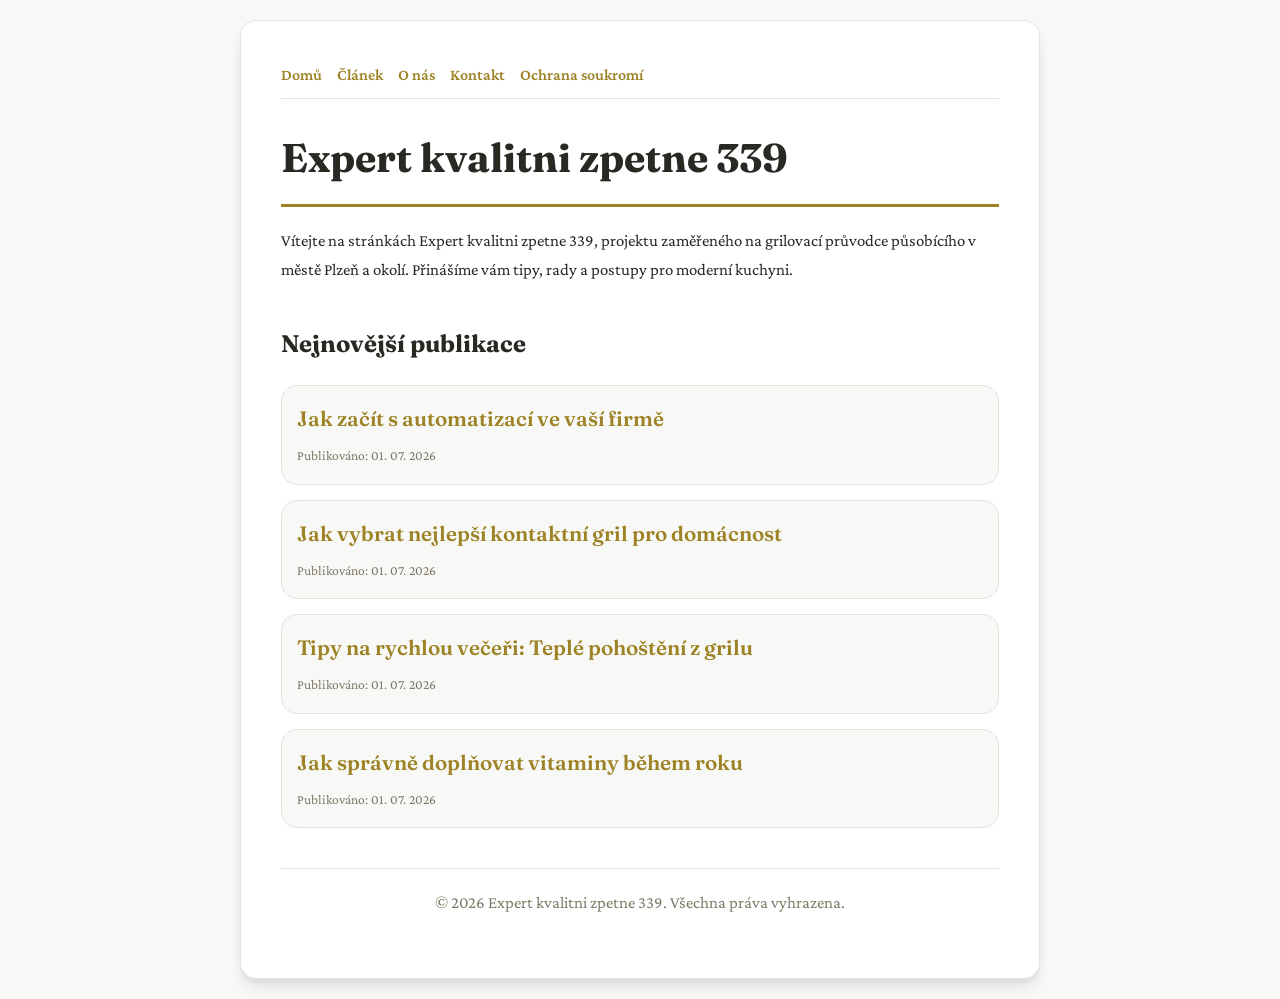
<file: index.html>
<!DOCTYPE html>
<html lang="cs">
<head>
    <meta charset="UTF-8">
    <meta name="viewport" content="width=device-width, initial-scale=1.0">
    <title>Expert kvalitni zpetne 339 | Grilovací průvodce - Plzeň</title>
    <meta name="description" content="Vítejte na stránkách Expert kvalitni zpetne 339, projektu zaměřeného na grilovací průvodce působícího v městě Plzeň a okolí. Přinášíme vám tipy, rady a postupy pro moderní kuchyni.">
    <meta name="geo.region" content="CZ" />
    <meta name="geo.placename" content="Plzeň" />
    <meta name="geo.position" content="49.7384;13.3736" />
    <meta name="ICBM" content="49.7384, 13.3736" />
    <link rel="stylesheet" href="style.css">
    <script type="application/ld+json">
{
  "@context": "https://schema.org",
  "@type": "LocalBusiness",
  "name": "Expert kvalitni zpetne 339",
  "url": "https://expert-kvalitni-zpetne-339.github.io",
  "telephone": "+420 377 555 321",
  "address": {
    "@type": "PostalAddress",
    "addressLocality": "Plzeň",
    "addressRegion": "Plzeňský",
    "postalCode": "301 00",
    "addressCountry": "CZ"
  },
  "geo": {
    "@type": "GeoCoordinates",
    "latitude": 49.7384,
    "longitude": 13.3736
  }
}
</script>
</head>
<body>
    
        <div class="container" style="max-width: 800px;">
            <nav style="display: flex; gap: 15px; margin-bottom: 25px; border-bottom: 1px solid var(--border-color); padding-bottom: 10px; overflow-x: auto; flex-wrap: wrap;">
            <a href="index.html">Domů</a>
            <a href="jak-zacit-s-automatizaci-ve-vasi-firme.html">Článek</a>
            <a href="about.html">O nás</a>
            <a href="contact.html">Kontakt</a>
            <a href="privacy.html">Ochrana soukromí</a>
        </nav>
            <h1>Expert kvalitni zpetne 339</h1>
            <p>Vítejte na stránkách Expert kvalitni zpetne 339, projektu zaměřeného na grilovací průvodce působícího v městě Plzeň a okolí. Přinášíme vám tipy, rady a postupy pro moderní kuchyni.</p>
            <h2 style="margin-top: 40px;">Nejnovější publikace</h2>
            <ul style="list-style-type: none; padding-left: 0;">
                <li style="background: var(--bg-color); padding: 15px; border-radius: var(--border-radius); border: 1px solid var(--border-color); margin-bottom: 15px;">
                <h3 style="margin-bottom: 5px; font-size: 1.3rem;"><a href="jak-zacit-s-automatizaci-ve-vasi-firme.html">Jak začít s automatizací ve vaší firmě</a></h3>
                <span style="font-size:0.85rem; color: var(--muted-text)">Publikováno: 01. 07. 2026</span>
            </li>
<li style="background: var(--bg-color); padding: 15px; border-radius: var(--border-radius); border: 1px solid var(--border-color); margin-bottom: 15px;">
                <h3 style="margin-bottom: 5px; font-size: 1.3rem;"><a href="jak-vybrat-nejlepsi-kontaktni-gril-pro-domacnost.html">Jak vybrat nejlepší kontaktní gril pro domácnost</a></h3>
                <span style="font-size:0.85rem; color: var(--muted-text)">Publikováno: 01. 07. 2026</span>
            </li>
<li style="background: var(--bg-color); padding: 15px; border-radius: var(--border-radius); border: 1px solid var(--border-color); margin-bottom: 15px;">
                <h3 style="margin-bottom: 5px; font-size: 1.3rem;"><a href="tipy-na-rychlou-veceri-teple-pohosteni-z-grilu.html">Tipy na rychlou večeři: Teplé pohoštění z grilu</a></h3>
                <span style="font-size:0.85rem; color: var(--muted-text)">Publikováno: 01. 07. 2026</span>
            </li>
<li style="background: var(--bg-color); padding: 15px; border-radius: var(--border-radius); border: 1px solid var(--border-color); margin-bottom: 15px;">
                <h3 style="margin-bottom: 5px; font-size: 1.3rem;"><a href="jak-spravne-doplnovat-vitaminy-behem-roku.html">Jak správně doplňovat vitaminy během roku</a></h3>
                <span style="font-size:0.85rem; color: var(--muted-text)">Publikováno: 01. 07. 2026</span>
            </li>

            </ul>
            <footer>
                <p>&copy; 2026 Expert kvalitni zpetne 339. Všechna práva vyhrazena.</p>
            </footer>
        </div>
        
</body>
</html>
</file>
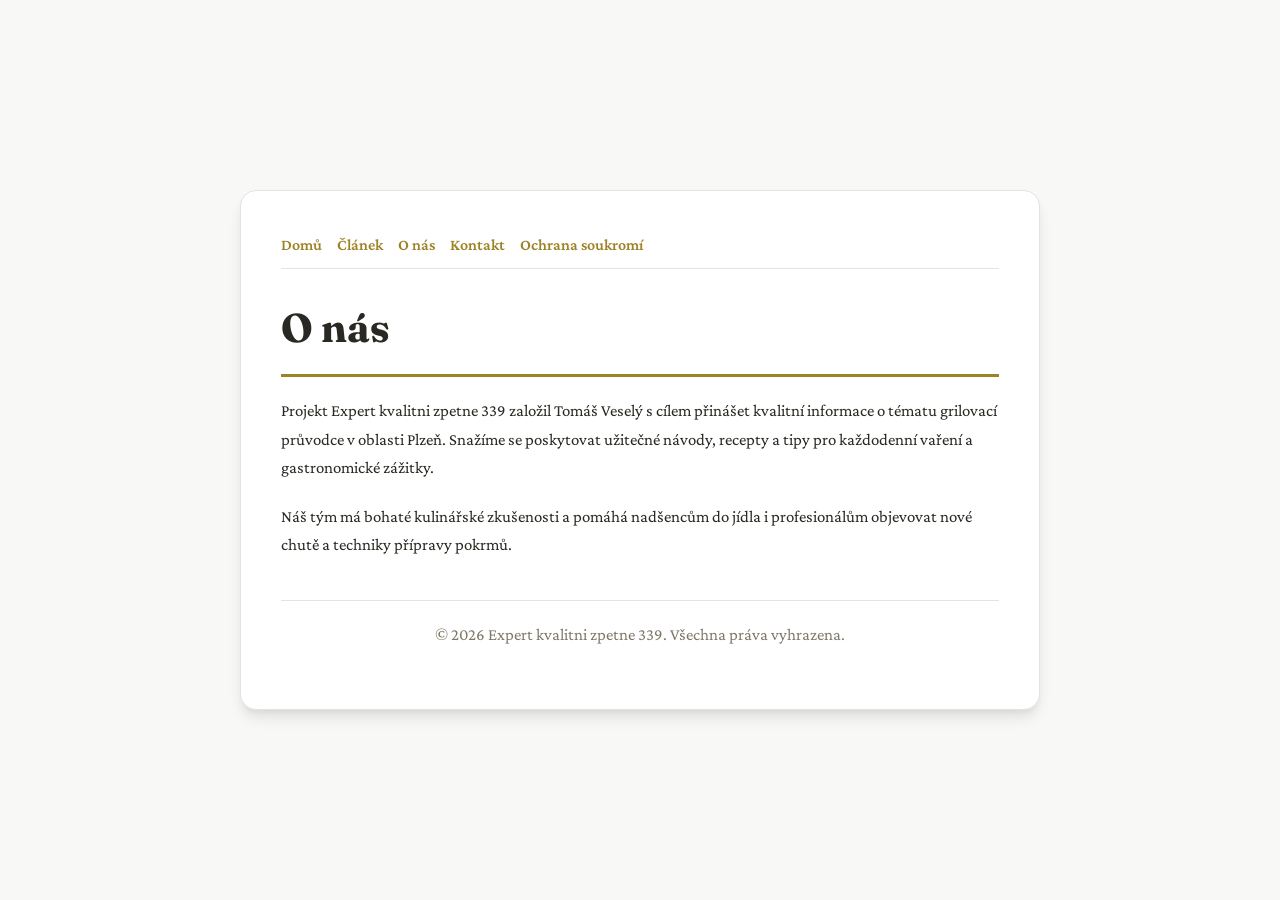
<file: about.html>
<!DOCTYPE html>
<html lang="cs">
<head>
    <meta charset="UTF-8">
    <meta name="viewport" content="width=device-width, initial-scale=1.0">
    <title>O nás | Expert kvalitni zpetne 339</title>
    <meta name="description" content="Projekt Expert kvalitni zpetne 339 založil Tomáš Veselý s cílem přinášet kvalitní informace o tématu grilovací průvodce v oblasti Plzeň. Snažíme se poskytovat užitečné návody, recepty a tipy pro každodenní vaření a gastronomické zážitky.">
    <meta name="geo.region" content="CZ" />
    <meta name="geo.placename" content="Plzeň" />
    <meta name="geo.position" content="49.7384;13.3736" />
    <meta name="ICBM" content="49.7384, 13.3736" />
    <link rel="stylesheet" href="style.css">
</head>
<body>
    
        <div class="container" style="max-width: 800px;">
            <nav style="display: flex; gap: 15px; margin-bottom: 25px; border-bottom: 1px solid var(--border-color); padding-bottom: 10px; overflow-x: auto; flex-wrap: wrap;">
            <a href="index.html">Domů</a>
            <a href="jak-zacit-s-automatizaci-ve-vasi-firme.html">Článek</a>
            <a href="about.html">O nás</a>
            <a href="contact.html">Kontakt</a>
            <a href="privacy.html">Ochrana soukromí</a>
        </nav>
            <h1>O nás</h1>
            <p>Projekt Expert kvalitni zpetne 339 založil Tomáš Veselý s cílem přinášet kvalitní informace o tématu grilovací průvodce v oblasti Plzeň. Snažíme se poskytovat užitečné návody, recepty a tipy pro každodenní vaření a gastronomické zážitky.</p>
            <p>Náš tým má bohaté kulinářské zkušenosti a pomáhá nadšencům do jídla i profesionálům objevovat nové chutě a techniky přípravy pokrmů.</p>
            <footer>
                <p>&copy; 2026 Expert kvalitni zpetne 339. Všechna práva vyhrazena.</p>
            </footer>
        </div>
        
</body>
</html>
</file>
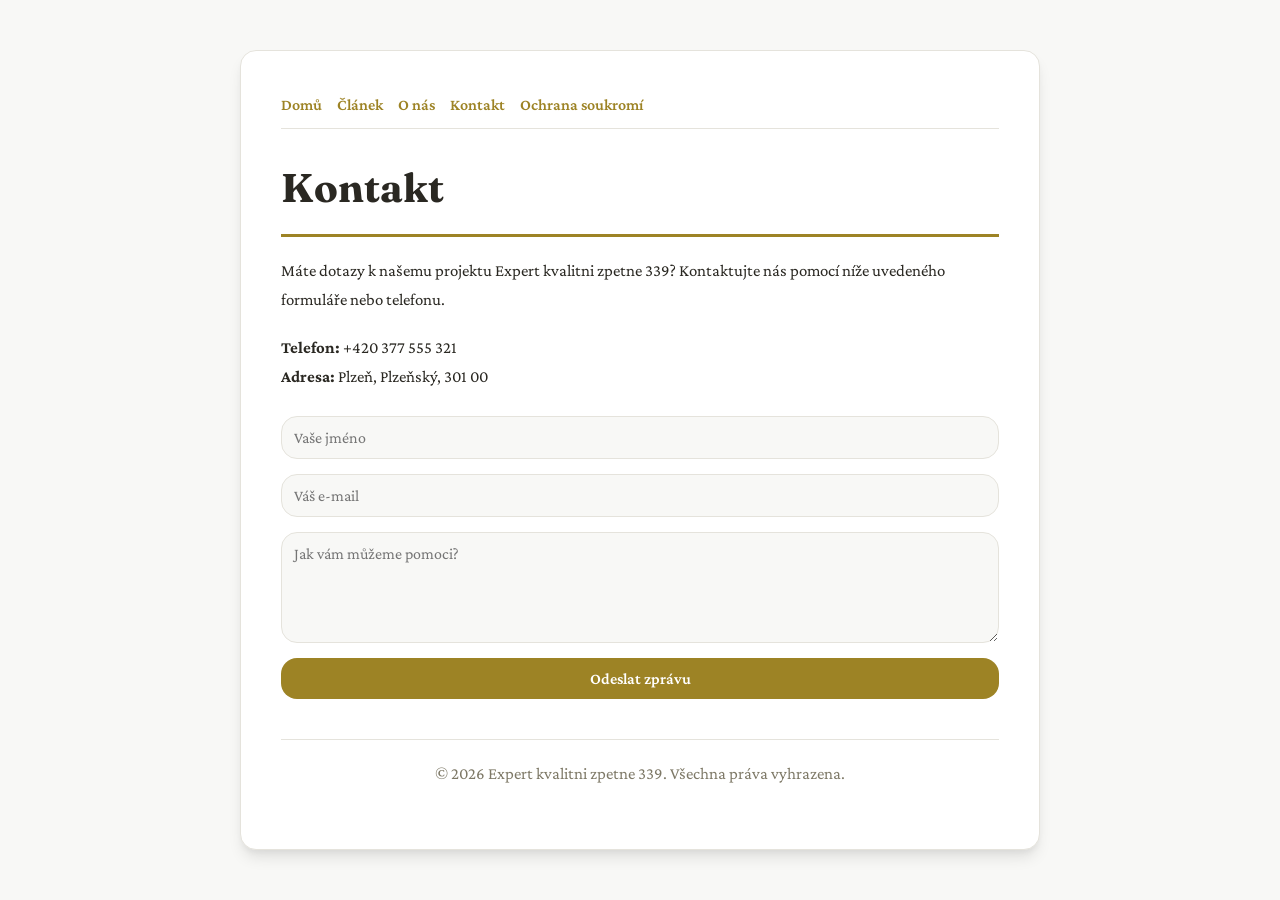
<file: contact.html>
<!DOCTYPE html>
<html lang="cs">
<head>
    <meta charset="UTF-8">
    <meta name="viewport" content="width=device-width, initial-scale=1.0">
    <title>Kontakt | Expert kvalitni zpetne 339</title>
    <meta name="description" content="Máte dotazy k našemu projektu Expert kvalitni zpetne 339? Kontaktujte nás pomocí níže uvedeného formuláře nebo telefonu.">
    <meta name="geo.region" content="CZ" />
    <meta name="geo.placename" content="Plzeň" />
    <meta name="geo.position" content="49.7384;13.3736" />
    <meta name="ICBM" content="49.7384, 13.3736" />
    <link rel="stylesheet" href="style.css">
</head>
<body>
    
        <div class="container" style="max-width: 800px;">
            <nav style="display: flex; gap: 15px; margin-bottom: 25px; border-bottom: 1px solid var(--border-color); padding-bottom: 10px; overflow-x: auto; flex-wrap: wrap;">
            <a href="index.html">Domů</a>
            <a href="jak-zacit-s-automatizaci-ve-vasi-firme.html">Článek</a>
            <a href="about.html">O nás</a>
            <a href="contact.html">Kontakt</a>
            <a href="privacy.html">Ochrana soukromí</a>
        </nav>
            <h1>Kontakt</h1>
            <p>Máte dotazy k našemu projektu Expert kvalitni zpetne 339? Kontaktujte nás pomocí níže uvedeného formuláře nebo telefonu.</p>
            <p><strong>Telefon:</strong> +420 377 555 321<br><strong>Adresa:</strong> Plzeň, Plzeňský, 301 00</p>
            <form action="https://formspree.io/f/placeholder" method="POST">
                <input type="text" name="name" placeholder="Vaše jméno" required>
                <input type="email" name="email" placeholder="Váš e-mail" required>
                <textarea name="message" placeholder="Jak vám můžeme pomoci?" rows="5" required></textarea>
                <button type="submit">Odeslat zprávu</button>
            </form>
            <footer>
                <p>&copy; 2026 Expert kvalitni zpetne 339. Všechna práva vyhrazena.</p>
            </footer>
        </div>
        
</body>
</html>
</file>
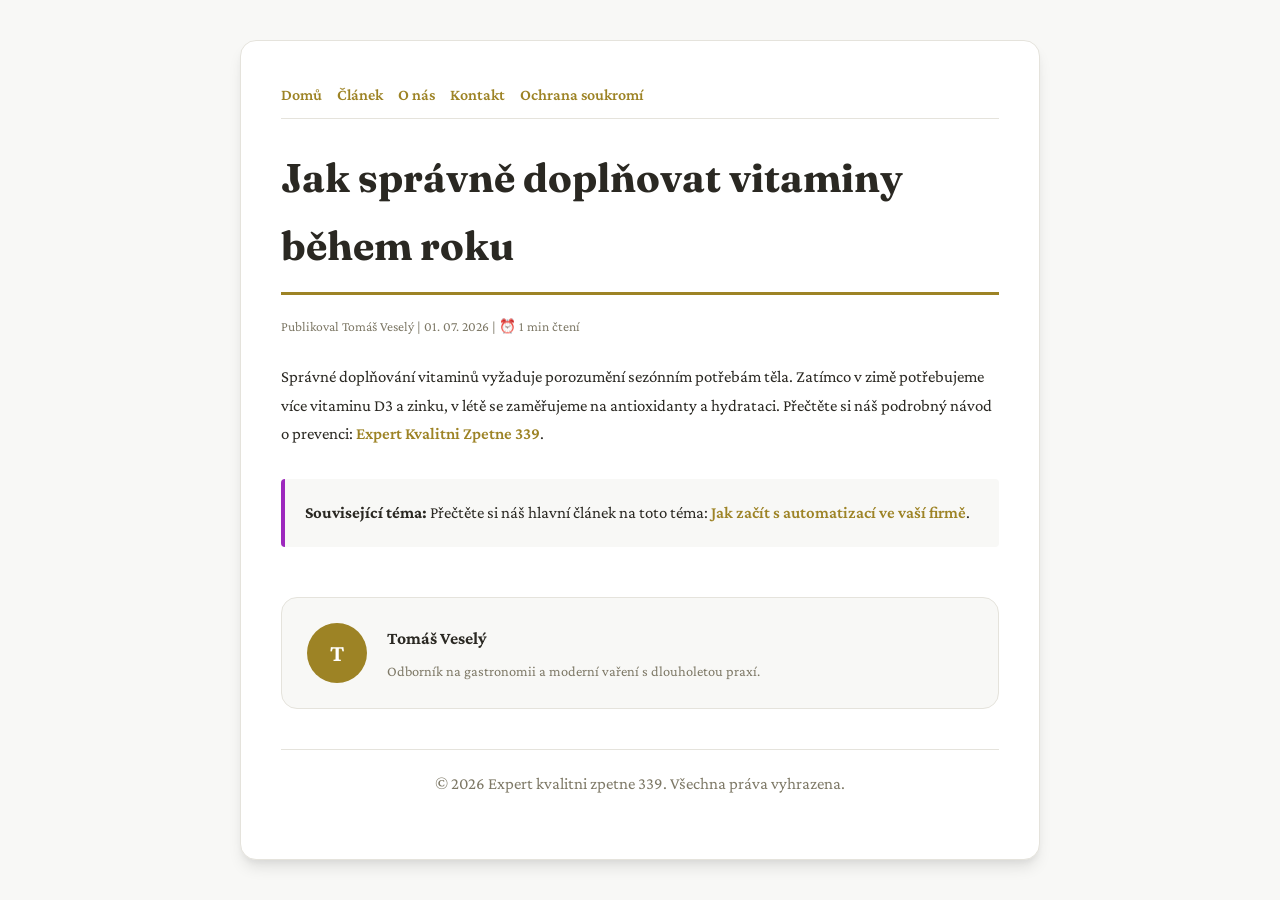
<file: jak-spravne-doplnovat-vitaminy-behem-roku.html>
<!DOCTYPE html>
<html lang="cs">
<head>
    <meta charset="UTF-8">
    <meta name="viewport" content="width=device-width, initial-scale=1.0">
    <title>Jak správně doplňovat vitaminy během roku - Expert kvalitni zpetne 339</title>
    <meta name="description" content="Jak správně doplňovat vitaminy během roku">
    <meta name="geo.region" content="CZ" />
    <meta name="geo.placename" content="Plzeň" />
    <meta name="geo.position" content="49.7384;13.3736" />
    <meta name="ICBM" content="49.7384, 13.3736" />
    <link rel="stylesheet" href="style.css">
</head>
<body>
    
            <div class="container" style="max-width: 800px;">
                <nav style="display: flex; gap: 15px; margin-bottom: 25px; border-bottom: 1px solid var(--border-color); padding-bottom: 10px; overflow-x: auto; flex-wrap: wrap;">
            <a href="index.html">Domů</a>
            <a href="jak-zacit-s-automatizaci-ve-vasi-firme.html">Článek</a>
            <a href="about.html">O nás</a>
            <a href="contact.html">Kontakt</a>
            <a href="privacy.html">Ochrana soukromí</a>
        </nav>
                <h1>Jak správně doplňovat vitaminy během roku</h1>
                <div style="font-size:0.85rem; color: var(--muted-text); margin-bottom: 25px;">
                    Publikoval Tomáš Veselý | 01. 07. 2026 | ⏰ 1 min čtení
                </div>
                <article style="margin-top: 20px;">
                    <p>Správné doplňování vitaminů vyžaduje porozumění sezónním potřebám těla. Zatímco v zimě potřebujeme více vitaminu D3 a zinku, v létě se zaměřujeme na antioxidanty a hydrataci. Přečtěte si náš podrobný návod o prevenci: <a href="https://kvalitni-zpetne-portal-683.vercel.app/trendy-v-oblasti-digitalni-transformace-a-automatizace-procesu.html">Expert Kvalitni Zpetne 339</a>.</p>
                    <div class="link-resource" style="margin-top: 30px; padding: 20px; border-left: 4px solid var(--accent-color); background: var(--bg-color); border-radius: 4px;"><p style="margin: 0;"><strong>Související téma:</strong> Přečtěte si náš hlavní článek na toto téma: <a href="jak-zacit-s-automatizaci-ve-vasi-firme.html">Jak začít s automatizací ve vaší firmě</a>.</p></div>
                </article>
                
            <div class="author-box" style="margin-top: 50px; padding: 25px; background: var(--bg-color); border: 1px solid var(--border-color); border-radius: var(--border-radius); display: flex; gap: 20px; align-items: center;">
                <div style="width: 60px; height: 60px; border-radius: 50%; background: var(--primary-color); display: flex; align-items: center; justify-content: center; color: white; font-weight: bold; font-size: 1.5rem;">T</div>
                <div>
                    <h4 style="margin-bottom: 5px; font-weight: bold; font-size: 1.1rem;">Tomáš Veselý</h4>
                    <p style="margin: 0; font-size: 0.9rem; color: var(--muted-text);">Odborník na gastronomii a moderní vaření s dlouholetou praxí.</p>
                </div>
            </div>
            
                <footer>
                    <p>&copy; 2026 Expert kvalitni zpetne 339. Všechna práva vyhrazena.</p>
                </footer>
            </div>
            
</body>
</html>
</file>
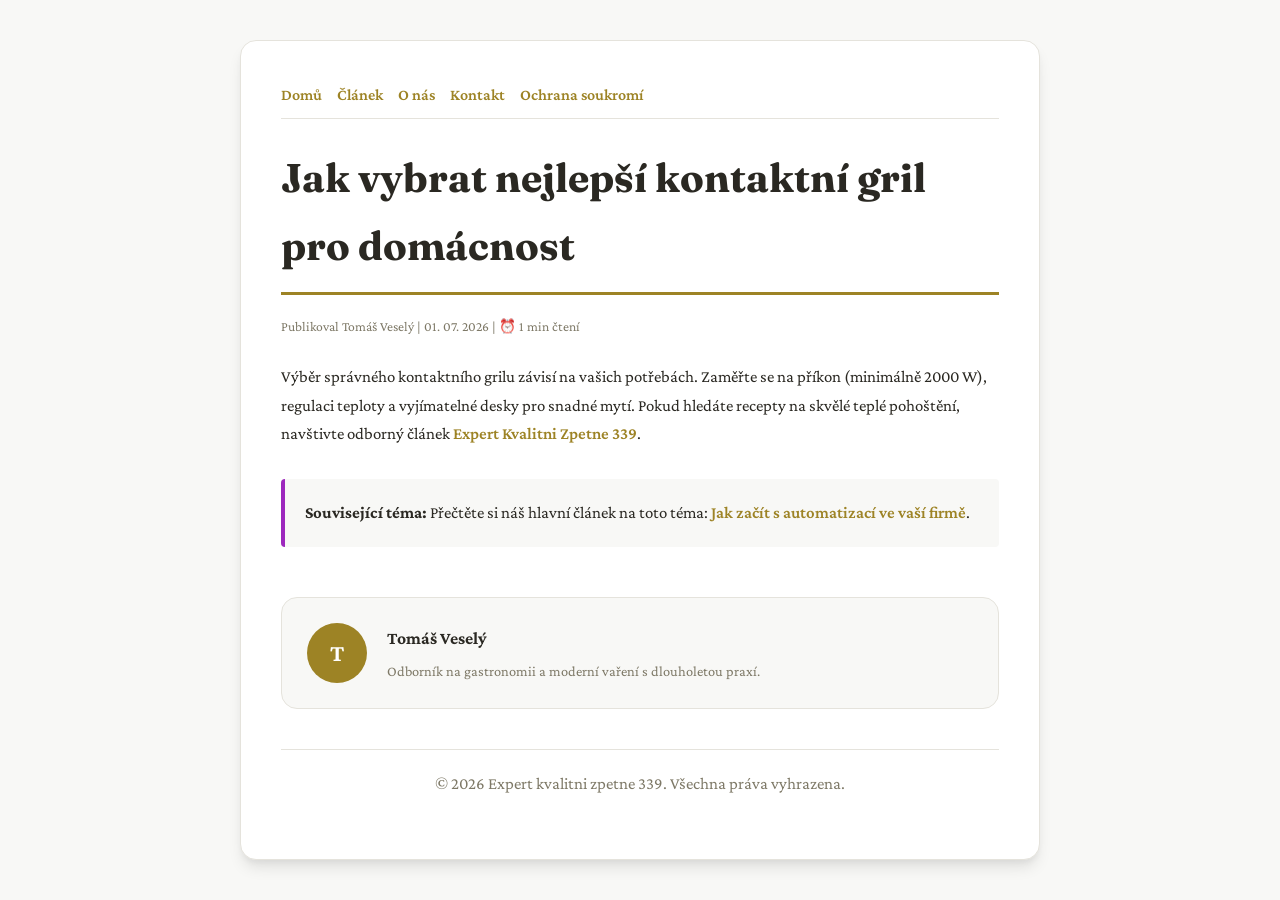
<file: jak-vybrat-nejlepsi-kontaktni-gril-pro-domacnost.html>
<!DOCTYPE html>
<html lang="cs">
<head>
    <meta charset="UTF-8">
    <meta name="viewport" content="width=device-width, initial-scale=1.0">
    <title>Jak vybrat nejlepší kontaktní gril pro domácnost - Expert kvalitni zpetne 339</title>
    <meta name="description" content="Jak vybrat nejlepší kontaktní gril pro domácnost">
    <meta name="geo.region" content="CZ" />
    <meta name="geo.placename" content="Plzeň" />
    <meta name="geo.position" content="49.7384;13.3736" />
    <meta name="ICBM" content="49.7384, 13.3736" />
    <link rel="stylesheet" href="style.css">
</head>
<body>
    
            <div class="container" style="max-width: 800px;">
                <nav style="display: flex; gap: 15px; margin-bottom: 25px; border-bottom: 1px solid var(--border-color); padding-bottom: 10px; overflow-x: auto; flex-wrap: wrap;">
            <a href="index.html">Domů</a>
            <a href="jak-zacit-s-automatizaci-ve-vasi-firme.html">Článek</a>
            <a href="about.html">O nás</a>
            <a href="contact.html">Kontakt</a>
            <a href="privacy.html">Ochrana soukromí</a>
        </nav>
                <h1>Jak vybrat nejlepší kontaktní gril pro domácnost</h1>
                <div style="font-size:0.85rem; color: var(--muted-text); margin-bottom: 25px;">
                    Publikoval Tomáš Veselý | 01. 07. 2026 | ⏰ 1 min čtení
                </div>
                <article style="margin-top: 20px;">
                    <p>Výběr správného kontaktního grilu závisí na vašich potřebách. Zaměřte se na příkon (minimálně 2000 W), regulaci teploty a vyjímatelné desky pro snadné mytí. Pokud hledáte recepty na skvělé teplé pohoštění, navštivte odborný článek <a href="https://kvalitni-zpetne-portal-683.vercel.app/trendy-v-oblasti-digitalni-transformace-a-automatizace-procesu.html">Expert Kvalitni Zpetne 339</a>.</p>
                    <div class="link-resource" style="margin-top: 30px; padding: 20px; border-left: 4px solid var(--accent-color); background: var(--bg-color); border-radius: 4px;"><p style="margin: 0;"><strong>Související téma:</strong> Přečtěte si náš hlavní článek na toto téma: <a href="jak-zacit-s-automatizaci-ve-vasi-firme.html">Jak začít s automatizací ve vaší firmě</a>.</p></div>
                </article>
                
            <div class="author-box" style="margin-top: 50px; padding: 25px; background: var(--bg-color); border: 1px solid var(--border-color); border-radius: var(--border-radius); display: flex; gap: 20px; align-items: center;">
                <div style="width: 60px; height: 60px; border-radius: 50%; background: var(--primary-color); display: flex; align-items: center; justify-content: center; color: white; font-weight: bold; font-size: 1.5rem;">T</div>
                <div>
                    <h4 style="margin-bottom: 5px; font-weight: bold; font-size: 1.1rem;">Tomáš Veselý</h4>
                    <p style="margin: 0; font-size: 0.9rem; color: var(--muted-text);">Odborník na gastronomii a moderní vaření s dlouholetou praxí.</p>
                </div>
            </div>
            
                <footer>
                    <p>&copy; 2026 Expert kvalitni zpetne 339. Všechna práva vyhrazena.</p>
                </footer>
            </div>
            
</body>
</html>
</file>
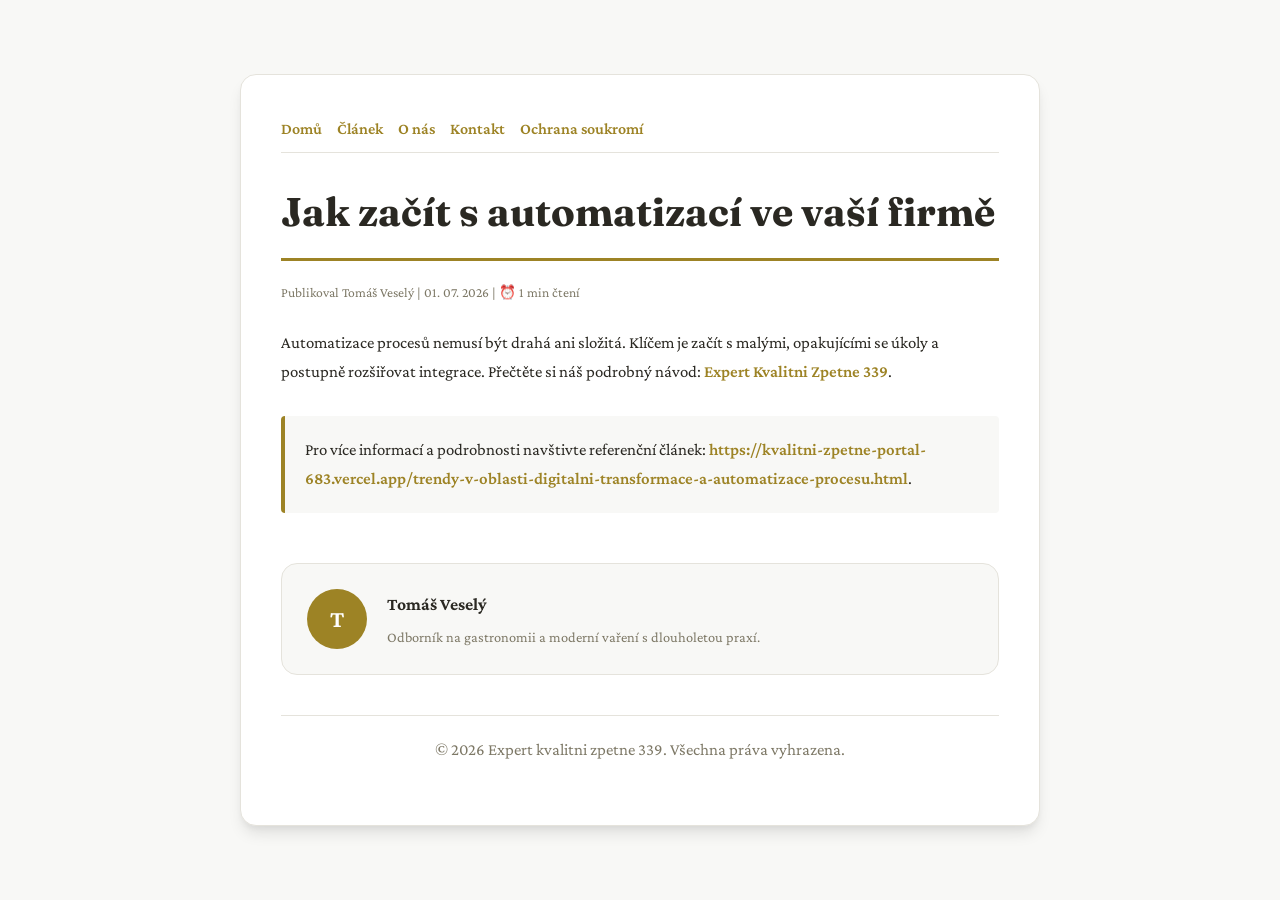
<file: jak-zacit-s-automatizaci-ve-vasi-firme.html>
<!DOCTYPE html>
<html lang="cs">
<head>
    <meta charset="UTF-8">
    <meta name="viewport" content="width=device-width, initial-scale=1.0">
    <title>Jak začít s automatizací ve vaší firmě - Expert kvalitni zpetne 339</title>
    <meta name="description" content="Jak začít s automatizací ve vaší firmě">
    <meta name="geo.region" content="CZ" />
    <meta name="geo.placename" content="Plzeň" />
    <meta name="geo.position" content="49.7384;13.3736" />
    <meta name="ICBM" content="49.7384, 13.3736" />
    <link rel="stylesheet" href="style.css">
</head>
<body>
    
            <div class="container" style="max-width: 800px;">
                <nav style="display: flex; gap: 15px; margin-bottom: 25px; border-bottom: 1px solid var(--border-color); padding-bottom: 10px; overflow-x: auto; flex-wrap: wrap;">
            <a href="index.html">Domů</a>
            <a href="jak-zacit-s-automatizaci-ve-vasi-firme.html">Článek</a>
            <a href="about.html">O nás</a>
            <a href="contact.html">Kontakt</a>
            <a href="privacy.html">Ochrana soukromí</a>
        </nav>
                <h1>Jak začít s automatizací ve vaší firmě</h1>
                <div style="font-size:0.85rem; color: var(--muted-text); margin-bottom: 25px;">
                    Publikoval Tomáš Veselý | 01. 07. 2026 | ⏰ 1 min čtení
                </div>
                <article style="margin-top: 20px;">
                    <p>Automatizace procesů nemusí být drahá ani složitá. Klíčem je začít s malými, opakujícími se úkoly a postupně rozšiřovat integrace. Přečtěte si náš podrobný návod: <a href="https://kvalitni-zpetne-portal-683.vercel.app/trendy-v-oblasti-digitalni-transformace-a-automatizace-procesu.html">Expert Kvalitni Zpetne 339</a>.</p>
                    <div class="link-resource" style="margin-top: 30px; padding: 20px; border-left: 4px solid var(--primary-color); background: var(--bg-color); border-radius: 4px;"><p style="margin: 0;">Pro více informací a podrobnosti navštivte referenční článek: <strong><a href="https://kvalitni-zpetne-portal-683.vercel.app/trendy-v-oblasti-digitalni-transformace-a-automatizace-procesu.html">https://kvalitni-zpetne-portal-683.vercel.app/trendy-v-oblasti-digitalni-transformace-a-automatizace-procesu.html</a></strong>.</p></div>
                </article>
                
            <div class="author-box" style="margin-top: 50px; padding: 25px; background: var(--bg-color); border: 1px solid var(--border-color); border-radius: var(--border-radius); display: flex; gap: 20px; align-items: center;">
                <div style="width: 60px; height: 60px; border-radius: 50%; background: var(--primary-color); display: flex; align-items: center; justify-content: center; color: white; font-weight: bold; font-size: 1.5rem;">T</div>
                <div>
                    <h4 style="margin-bottom: 5px; font-weight: bold; font-size: 1.1rem;">Tomáš Veselý</h4>
                    <p style="margin: 0; font-size: 0.9rem; color: var(--muted-text);">Odborník na gastronomii a moderní vaření s dlouholetou praxí.</p>
                </div>
            </div>
            
                <footer>
                    <p>&copy; 2026 Expert kvalitni zpetne 339. Všechna práva vyhrazena.</p>
                </footer>
            </div>
            
</body>
</html>
</file>
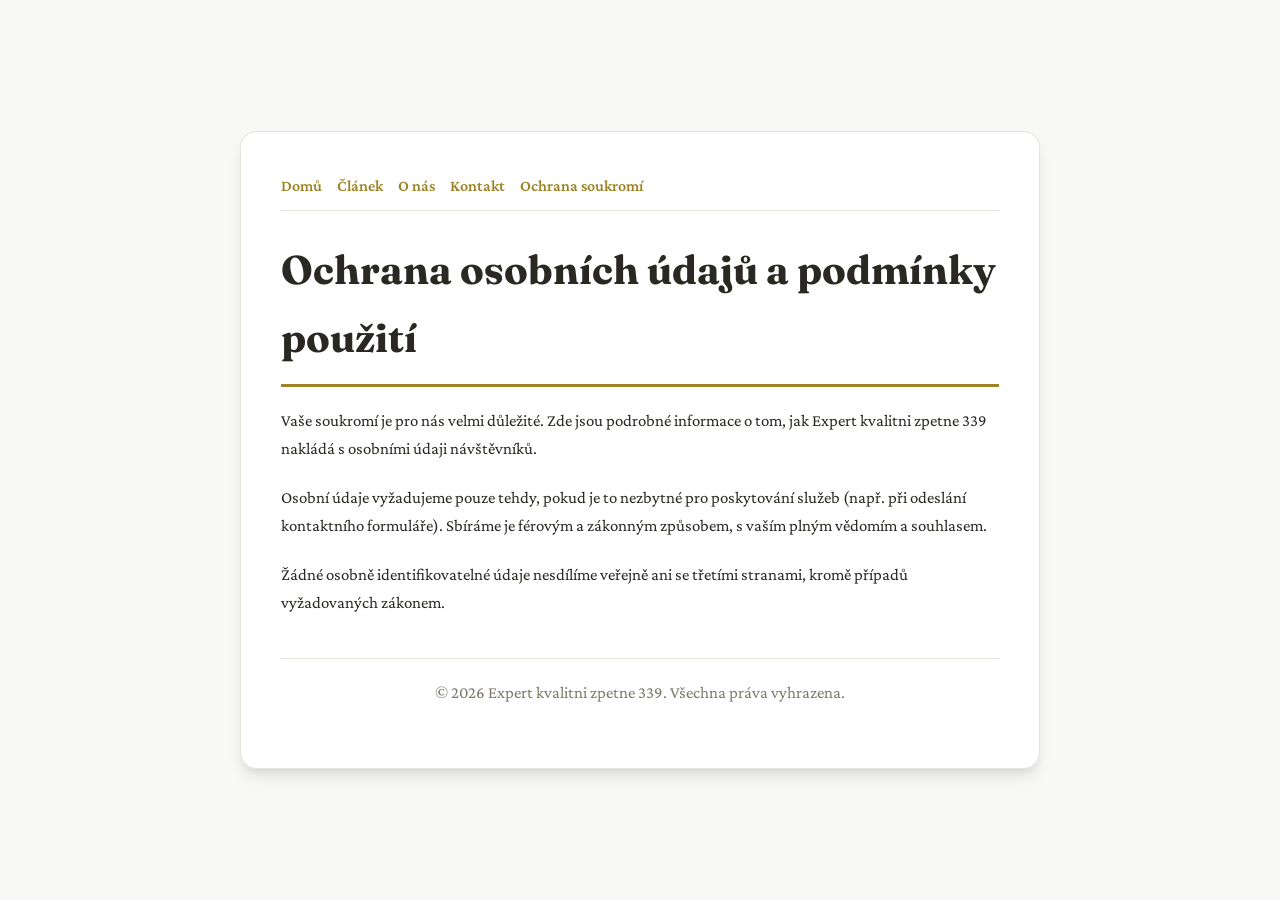
<file: privacy.html>
<!DOCTYPE html>
<html lang="cs">
<head>
    <meta charset="UTF-8">
    <meta name="viewport" content="width=device-width, initial-scale=1.0">
    <title>Ochrana osobních údajů a podmínky použití - Expert kvalitni zpetne 339</title>
    <meta name="description" content="Vaše soukromí je pro nás velmi důležité. Zde jsou podrobné informace o tom, jak Expert kvalitni zpetne 339 nakládá s osobními údaji návštěvníků.">
    <meta name="geo.region" content="CZ" />
    <meta name="geo.placename" content="Plzeň" />
    <meta name="geo.position" content="49.7384;13.3736" />
    <meta name="ICBM" content="49.7384, 13.3736" />
    <link rel="stylesheet" href="style.css">
</head>
<body>
    
        <div class="container" style="max-width: 800px;">
            <nav style="display: flex; gap: 15px; margin-bottom: 25px; border-bottom: 1px solid var(--border-color); padding-bottom: 10px; overflow-x: auto; flex-wrap: wrap;">
            <a href="index.html">Domů</a>
            <a href="jak-zacit-s-automatizaci-ve-vasi-firme.html">Článek</a>
            <a href="about.html">O nás</a>
            <a href="contact.html">Kontakt</a>
            <a href="privacy.html">Ochrana soukromí</a>
        </nav>
            <h1>Ochrana osobních údajů a podmínky použití</h1>
            <p>Vaše soukromí je pro nás velmi důležité. Zde jsou podrobné informace o tom, jak Expert kvalitni zpetne 339 nakládá s osobními údaji návštěvníků.</p>
            <p>Osobní údaje vyžadujeme pouze tehdy, pokud je to nezbytné pro poskytování služeb (např. při odeslání kontaktního formuláře). Sbíráme je férovým a zákonným způsobem, s vaším plným vědomím a souhlasem.</p>
            <p>Žádné osobně identifikovatelné údaje nesdílíme veřejně ani se třetími stranami, kromě případů vyžadovaných zákonem.</p>
            <footer>
                <p>&copy; 2026 Expert kvalitni zpetne 339. Všechna práva vyhrazena.</p>
            </footer>
        </div>
        
</body>
</html>
</file>
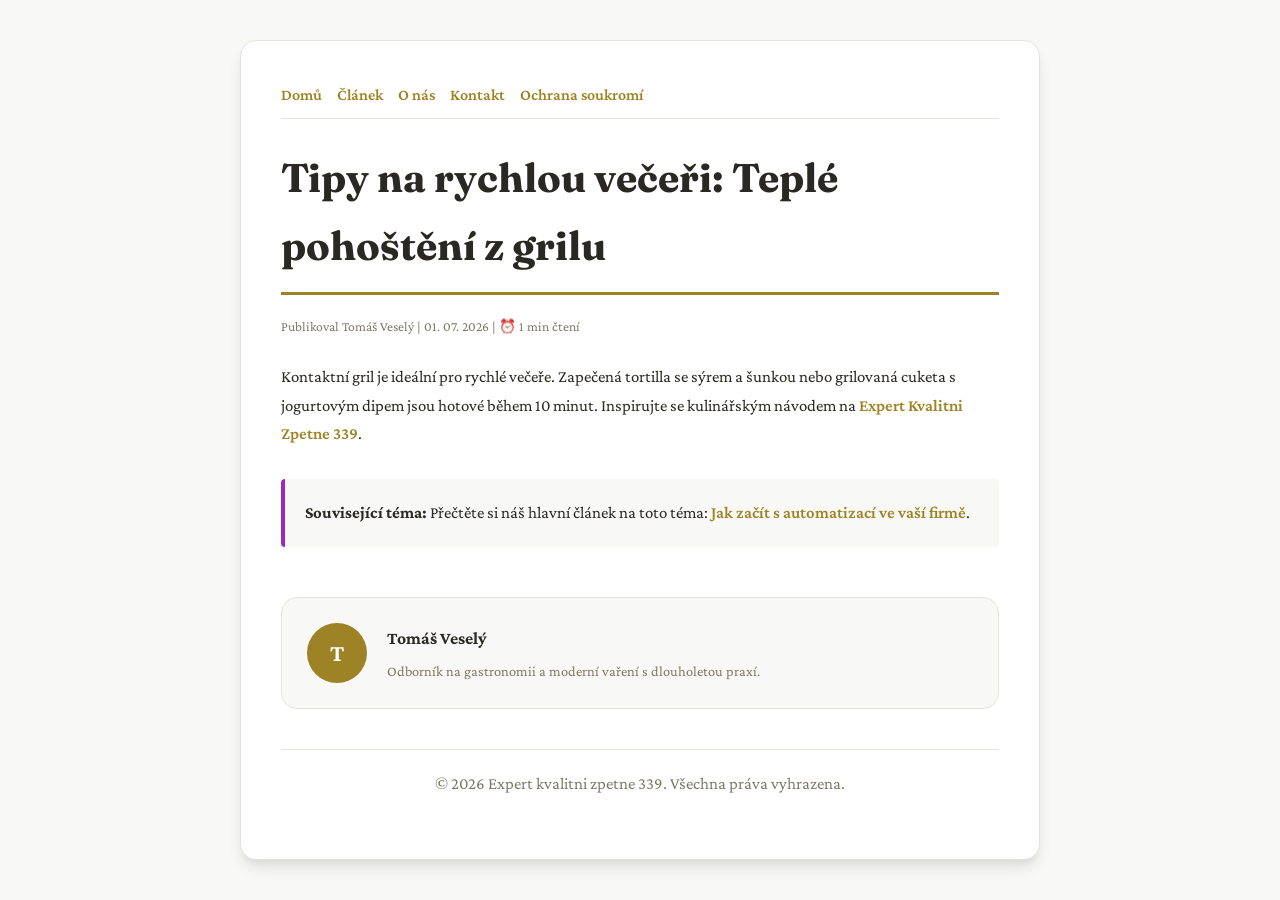
<file: tipy-na-rychlou-veceri-teple-pohosteni-z-grilu.html>
<!DOCTYPE html>
<html lang="cs">
<head>
    <meta charset="UTF-8">
    <meta name="viewport" content="width=device-width, initial-scale=1.0">
    <title>Tipy na rychlou večeři: Teplé pohoštění z grilu - Expert kvalitni zpetne 339</title>
    <meta name="description" content="Tipy na rychlou večeři: Teplé pohoštění z grilu">
    <meta name="geo.region" content="CZ" />
    <meta name="geo.placename" content="Plzeň" />
    <meta name="geo.position" content="49.7384;13.3736" />
    <meta name="ICBM" content="49.7384, 13.3736" />
    <link rel="stylesheet" href="style.css">
</head>
<body>
    
            <div class="container" style="max-width: 800px;">
                <nav style="display: flex; gap: 15px; margin-bottom: 25px; border-bottom: 1px solid var(--border-color); padding-bottom: 10px; overflow-x: auto; flex-wrap: wrap;">
            <a href="index.html">Domů</a>
            <a href="jak-zacit-s-automatizaci-ve-vasi-firme.html">Článek</a>
            <a href="about.html">O nás</a>
            <a href="contact.html">Kontakt</a>
            <a href="privacy.html">Ochrana soukromí</a>
        </nav>
                <h1>Tipy na rychlou večeři: Teplé pohoštění z grilu</h1>
                <div style="font-size:0.85rem; color: var(--muted-text); margin-bottom: 25px;">
                    Publikoval Tomáš Veselý | 01. 07. 2026 | ⏰ 1 min čtení
                </div>
                <article style="margin-top: 20px;">
                    <p>Kontaktní gril je ideální pro rychlé večeře. Zapečená tortilla se sýrem a šunkou nebo grilovaná cuketa s jogurtovým dipem jsou hotové během 10 minut. Inspirujte se kulinářským návodem na <a href="https://kvalitni-zpetne-portal-683.vercel.app/trendy-v-oblasti-digitalni-transformace-a-automatizace-procesu.html">Expert Kvalitni Zpetne 339</a>.</p>
                    <div class="link-resource" style="margin-top: 30px; padding: 20px; border-left: 4px solid var(--accent-color); background: var(--bg-color); border-radius: 4px;"><p style="margin: 0;"><strong>Související téma:</strong> Přečtěte si náš hlavní článek na toto téma: <a href="jak-zacit-s-automatizaci-ve-vasi-firme.html">Jak začít s automatizací ve vaší firmě</a>.</p></div>
                </article>
                
            <div class="author-box" style="margin-top: 50px; padding: 25px; background: var(--bg-color); border: 1px solid var(--border-color); border-radius: var(--border-radius); display: flex; gap: 20px; align-items: center;">
                <div style="width: 60px; height: 60px; border-radius: 50%; background: var(--primary-color); display: flex; align-items: center; justify-content: center; color: white; font-weight: bold; font-size: 1.5rem;">T</div>
                <div>
                    <h4 style="margin-bottom: 5px; font-weight: bold; font-size: 1.1rem;">Tomáš Veselý</h4>
                    <p style="margin: 0; font-size: 0.9rem; color: var(--muted-text);">Odborník na gastronomii a moderní vaření s dlouholetou praxí.</p>
                </div>
            </div>
            
                <footer>
                    <p>&copy; 2026 Expert kvalitni zpetne 339. Všechna práva vyhrazena.</p>
                </footer>
            </div>
            
</body>
</html>
</file>
<file: style.css>
@import url('https://fonts.googleapis.com/css2?family=Fraunces:wght@700&family=Crimson+Pro:wght@400;600&display=swap');

:root {
    --bg-color: hsl(47, 15%, 97%);
    --card-bg: hsl(47, 15%, 100%);
    --text-color: hsl(47, 10%, 15%);
    --muted-text: hsl(47, 10%, 45%);
    --primary-color: hsl(47, 62%, 38%);
    --accent-color: hsl(287, 65%, 45%);
    --border-color: hsl(47, 15%, 88%);
    --border-radius: 16px;
    --shadow: 0 10px 15px -3px rgba(0, 0, 0, 0.1), 0 4px 6px -2px rgba(0, 0, 0, 0.05);
    --font-headline: 'Fraunces', sans-serif;
    --font-body: 'Crimson Pro', sans-serif;
}

* {
    box-sizing: border-box;
    margin: 0;
    padding: 0;
}

body {
    background-color: var(--bg-color);
    color: var(--text-color);
    font-family: var(--font-body);
    line-height: 1.7;
    padding: 20px;
    display: flex;
    justify-content: center;
    min-height: 100vh;
}

a {
    color: var(--primary-color);
    text-decoration: none;
    font-weight: 600;
    transition: color 0.2s ease;
}

a:hover {
    color: var(--accent-color);
    text-decoration: underline;
}

.container {
    width: 100%;
    max-width: 900px;
    background: var(--card-bg);
    border: 1px solid var(--border-color);
    border-radius: var(--border-radius);
    padding: 40px;
    box-shadow: var(--shadow);
    margin: auto;
}

h1, h2, h3 {
    font-family: var(--font-headline);
    margin-bottom: 20px;
    color: var(--text-color);
}

h1 {
    font-size: 2.5rem;
    border-bottom: 3px solid var(--primary-color);
    padding-bottom: 12px;
}

p {
    margin-bottom: 20px;
    font-size: 1.05rem;
}

ul {
    margin-bottom: 20px;
    padding-left: 20px;
}

li {
    margin-bottom: 8px;
}

form {
    display: flex;
    flex-direction: column;
    gap: 15px;
    margin-top: 25px;
}

input, textarea, button {
    padding: 12px;
    border: 1px solid var(--border-color);
    border-radius: var(--border-radius);
    font-family: var(--font-body);
    font-size: 1rem;
    background: var(--bg-color);
    color: var(--text-color);
}

button {
    background: var(--primary-color);
    color: white;
    font-weight: 600;
    border: none;
    cursor: pointer;
    transition: background 0.2s ease;
}

button:hover {
    background: var(--accent-color);
}

footer {
    margin-top: 40px;
    border-top: 1px solid var(--border-color);
    padding-top: 20px;
    font-size: 0.9rem;
    color: var(--muted-text);
    text-align: center;
}
</file>
